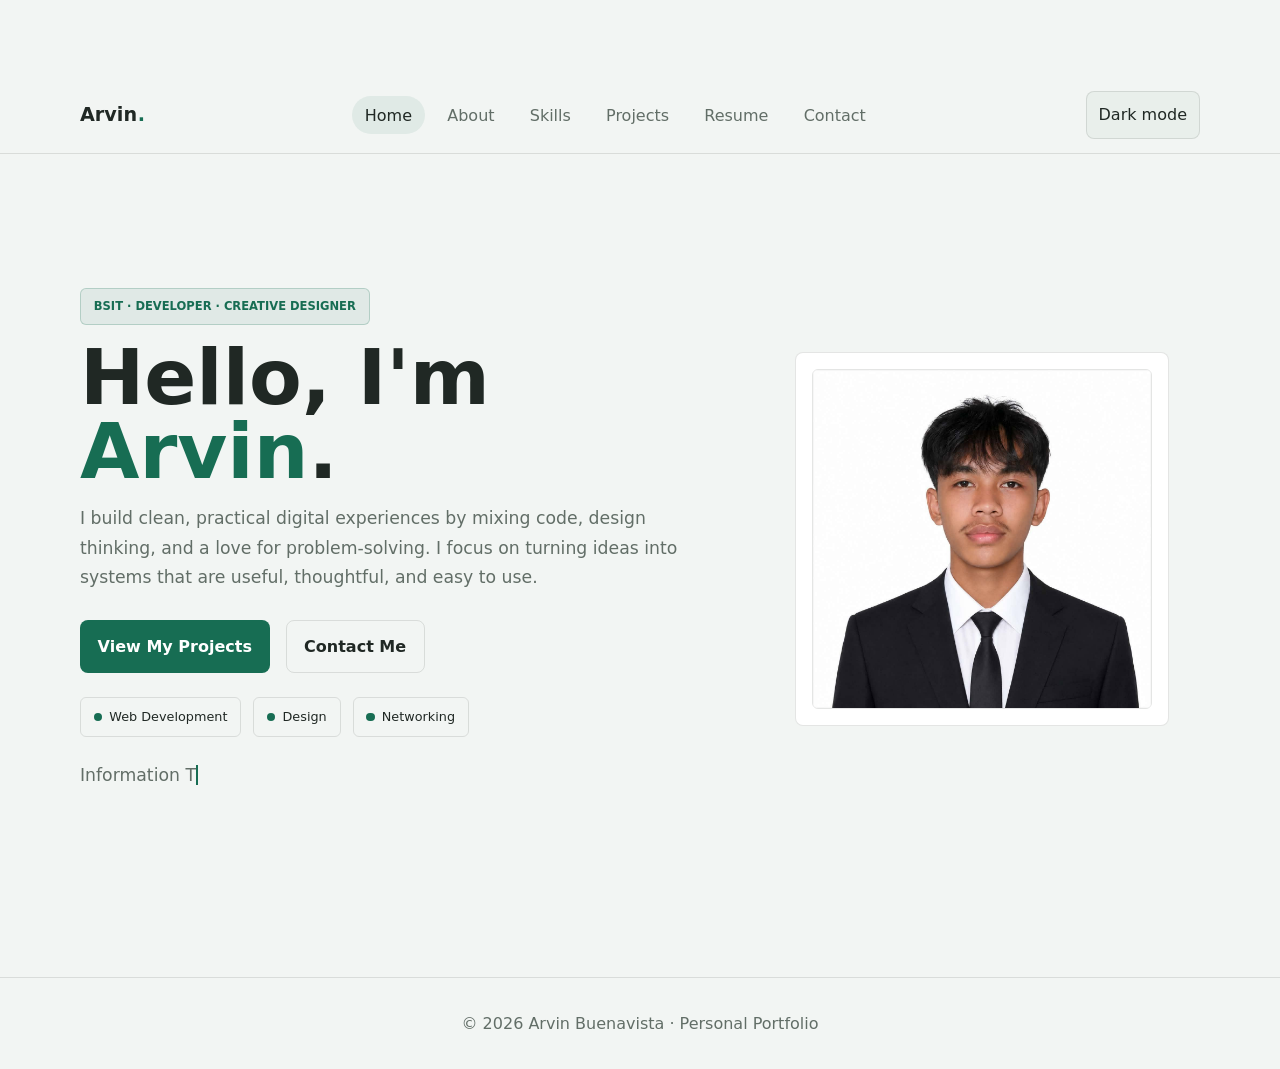
<file: index.html>
<!doctype html>
<html lang="en">
  <head>
    <meta charset="utf-8" />
    <meta name="viewport" content="width=device-width,initial-scale=1" />
    <meta name="description" content="Arvin Buenavista — BSIT student, developer, and creative designer." />
    <link rel="canonical" href="https://arvinbuenavista.thsite.top/index.html" />
    <meta property="og:type" content="website" />
    <meta property="og:title" content="Home · Arvin Buenavista" />
    <meta property="og:description" content="Arvin Buenavista — BSIT student, developer, and creative designer." />
    <meta property="og:url" content="https://arvinbuenavista.thsite.top/index.html" />
    <meta property="og:image" content="https://arvinbuenavista.thsite.top/assets/profile.jpg" />
    <link rel="icon" href="assets/favicon.svg" type="image/svg+xml" />
    <title>Home · Arvin Buenavista</title>

    <script>
      (() => {
        const savedTheme = localStorage.getItem("portfolio-theme");
        const prefersLight = window.matchMedia("(prefers-color-scheme: light)").matches;

        if (savedTheme === "light" || (!savedTheme && prefersLight)) {
          document.documentElement.classList.add("light");
        }
      })();
    </script>

    <link rel="stylesheet" href="assets/style.css" />
  </head>

  <body>
    <header class="site-header">
      <div class="container nav">
        <a class="logo" href="index.html">Arvin<span>.</span></a>

        <button class="menu-btn" aria-label="Open menu" aria-expanded="false" aria-controls="site-navigation">☰</button>

        <nav id="site-navigation">
          <ul class="nav-links">
            <li><a href="index.html">Home</a></li>
            <li><a href="about.html">About</a></li>
            <li><a href="skills.html">Skills</a></li>
            <li><a href="projects.php">Projects</a></li>
            <li><a href="resume.html">Resume</a></li>
            <li><a href="contact.html">Contact</a></li>
          </ul>
        </nav>

        <button class="theme-btn desktop-theme" aria-label="Toggle theme">
          ☾
        </button>
      </div>
    </header>

    <main class="panel hero-panel">
      <div class="container hero">
        <section class="hero-copy reveal">
          <div class="eyebrow">BSIT · Developer · Creative Designer</div>

          <h1>Hello, I'm <span>Arvin</span>.</h1>

          <p>
            I build clean, practical digital experiences by mixing code,
            design thinking, and a love for problem-solving. I focus on turning
            ideas into systems that are useful, thoughtful, and easy to use.
          </p>

          <div class="actions">
            <a class="btn btn-primary" href="projects.php">View My Projects</a>
            <a class="btn" href="contact.html">Contact Me</a>
          </div>

          <div class="hero-meta">
            <span class="meta-pill">Web Development</span>
            <span class="meta-pill">Design</span>
            <span class="meta-pill">Networking</span>
          </div>

          <p style="margin-top: 1.5rem">
            <span
              id="typing"
              class="typing"
              data-text="Information Technology Student"
            ></span>
          </p>
        </section>

        <div class="profile-wrap">
          <div class="profile-card reveal">
            <img src="assets/profile.jpg" alt="Profile illustration" />
          </div>
        </div>
      </div>
    </main>

    <footer class="footer">
      <div class="container">
        © 2026 Arvin Buenavista · Personal Portfolio
      </div>
    </footer>

    <button id="topBtn" class="top-btn" aria-label="Scroll to top">↑</button>

    <script src="assets/script.js"></script>
  </body>
</html>
</file>
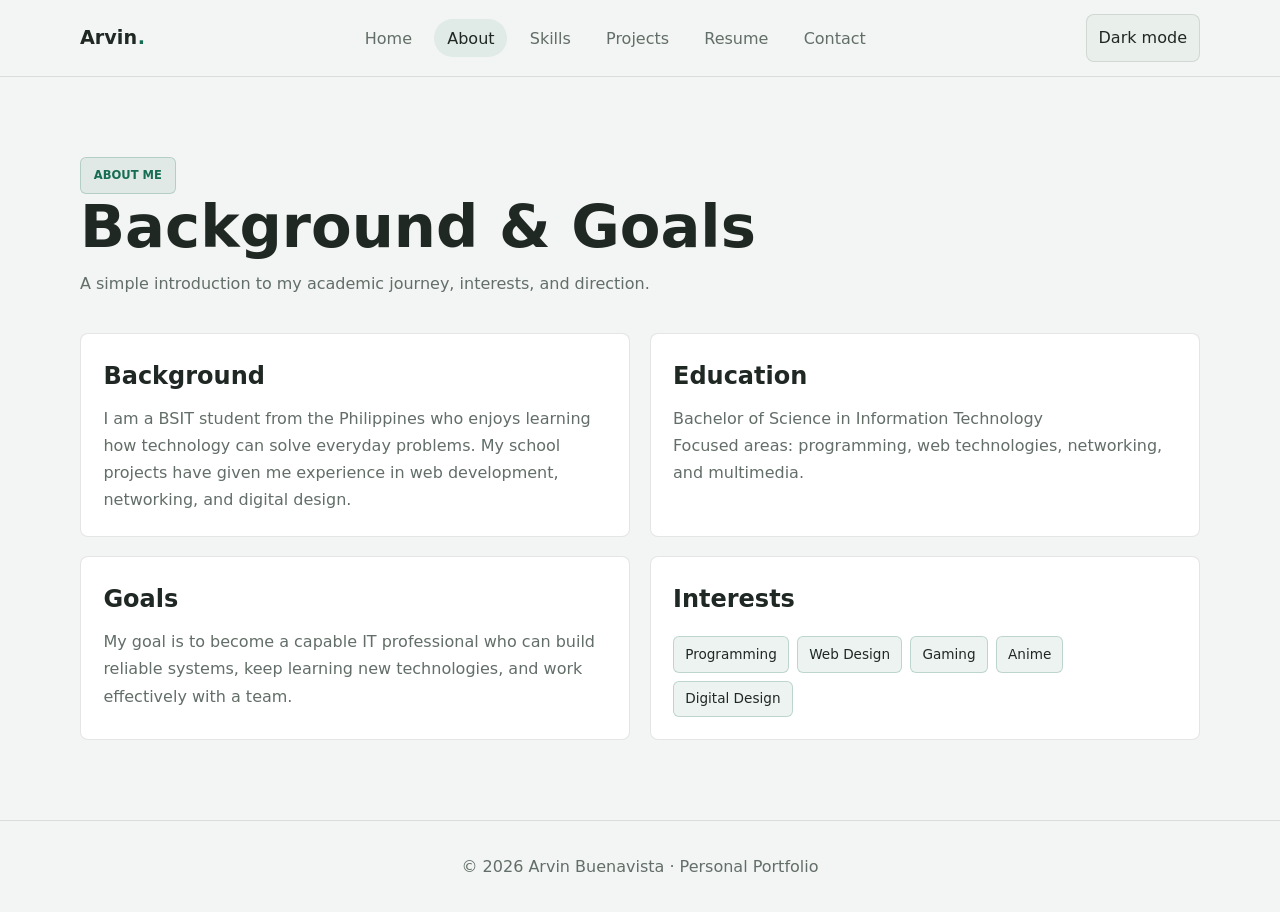
<file: about.html>
<!doctype html>
<html lang="en">
  <head>
    <meta charset="utf-8" />
    <meta name="viewport" content="width=device-width,initial-scale=1" />
    <meta name="description" content="Learn about Arvin Buenavista's background, education, interests, and goals." />
    <link rel="canonical" href="https://arvinbuenavista.thsite.top/about.html" />
    <meta property="og:type" content="website" />
    <meta property="og:title" content="About · Arvin Buenavista" />
    <meta property="og:description" content="Learn about Arvin Buenavista's background, education, interests, and goals." />
    <meta property="og:url" content="https://arvinbuenavista.thsite.top/about.html" />
    <meta property="og:image" content="https://arvinbuenavista.thsite.top/assets/profile.jpg" />
    <link rel="icon" href="assets/favicon.svg" type="image/svg+xml" />
    <title>About · Arvin Buenavista</title>
    <script>
      (() => {
        const savedTheme = localStorage.getItem("portfolio-theme");
        const prefersLight = window.matchMedia("(prefers-color-scheme: light)").matches;
        if (savedTheme === "light" || (!savedTheme && prefersLight)) {
          document.documentElement.classList.add("light");
        }
      })();
    </script>
    <link rel="stylesheet" href="assets/style.css" />
  </head>
  <body>
    <header class="site-header">
      <div class="container nav">
        <a class="logo" href="index.html">Arvin<span>.</span></a
        ><button class="menu-btn" aria-label="Open menu" aria-expanded="false" aria-controls="site-navigation">☰</button>
        <nav id="site-navigation">
          <ul class="nav-links">
            <li><a href="index.html">Home</a></li>
            <li><a href="about.html">About</a></li>
            <li><a href="skills.html">Skills</a></li>
            <li><a href="projects.php">Projects</a></li>
            <li><a href="resume.html">Resume</a></li>
            <li><a href="contact.html">Contact</a></li>
          </ul>
        </nav>
        <button class="theme-btn desktop-theme" aria-label="Toggle theme">
          ☾
        </button>
      </div>
    </header>
    <main class="container page">
      <header class="page-head reveal">
        <div class="eyebrow">About Me</div>
        <h1>Background & Goals</h1>
        <p>
          A simple introduction to my academic journey, interests, and
          direction.
        </p>
      </header>
      <div class="grid two">
        <article class="card reveal">
          <h2>Background</h2>
          <p class="muted">
            I am a BSIT student from the Philippines who enjoys learning how
            technology can solve everyday problems. My school projects have
            given me experience in web development,
            networking, and digital design.
          </p>
        </article>
        <article class="card reveal">
          <h2>Education</h2>
          <p class="muted">Bachelor of Science in Information Technology</p>
          <p class="muted">
            Focused areas: programming, web technologies,
            networking, and multimedia.
          </p>
        </article>
        <article class="card reveal">
          <h2>Goals</h2>
          <p class="muted">
            My goal is to become a capable IT professional who can build
            reliable systems, keep learning new technologies, and work
            effectively with a team.
          </p>
        </article>
        <article class="card reveal">
          <h2>Interests</h2>
          <div class="tags">
            <span class="tag">Programming</span
            ><span class="tag">Web Design</span
            ><span class="tag">Gaming</span><span class="tag">Anime</span
            ><span class="tag">Digital Design</span>
          </div>
        </article>
      </div>
    </main>
    <footer class="footer">
      <div class="container">© 2026 Arvin Buenavista · Personal Portfolio</div>
    </footer>
    <button id="topBtn" class="top-btn" aria-label="Scroll to top">↑</button>
    <script src="assets/script.js"></script>
  </body>
</html>
</file>
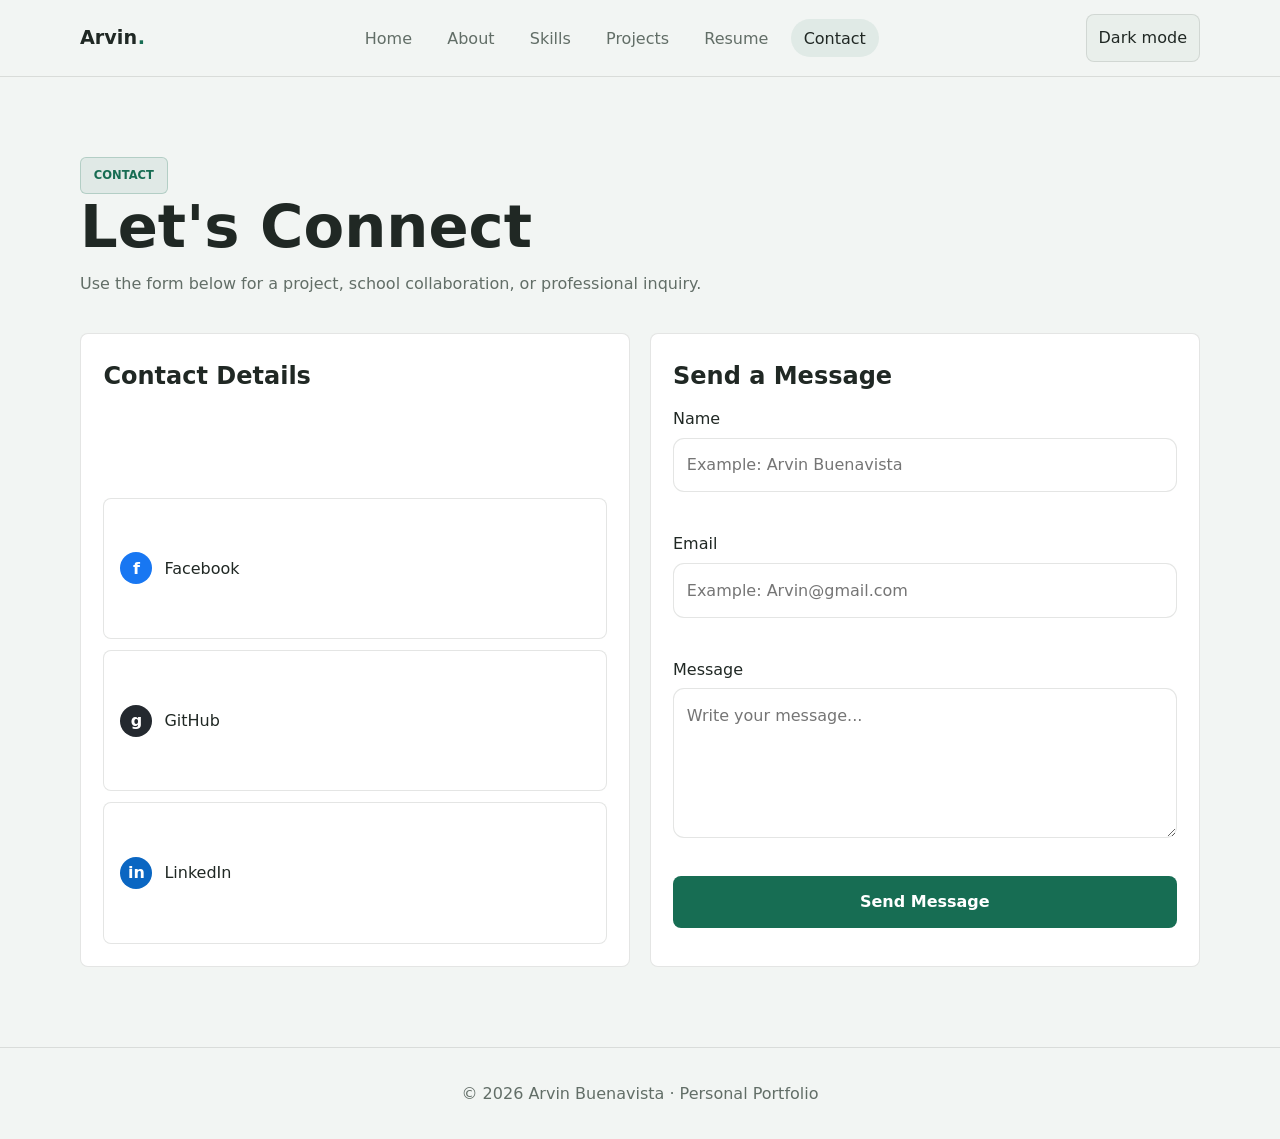
<file: contact.html>
<!doctype html>
<html lang="en">
  <head>
    <meta charset="utf-8" />
    <meta name="viewport" content="width=device-width,initial-scale=1" />
    <meta name="description" content="Contact Arvin Buenavista for projects, school collaboration, or professional inquiries." />
    <link rel="canonical" href="https://arvinbuenavista.thsite.top/contact.html" />
    <meta property="og:type" content="website" />
    <meta property="og:title" content="Contact · Arvin Buenavista" />
    <meta property="og:description" content="Contact Arvin Buenavista for projects, school collaboration, or professional inquiries." />
    <meta property="og:url" content="https://arvinbuenavista.thsite.top/contact.html" />
    <meta property="og:image" content="https://arvinbuenavista.thsite.top/assets/profile.jpg" />
    <link rel="icon" href="assets/favicon.svg" type="image/svg+xml" />
    <title>Contact · Arvin Buenavista</title>

    <script>
      (() => {
        const savedTheme = localStorage.getItem("portfolio-theme");
        const prefersLight = window.matchMedia("(prefers-color-scheme: light)").matches;

        if (savedTheme === "light" || (!savedTheme && prefersLight)) {
          document.documentElement.classList.add("light");
        }
      })();
    </script>

    <link rel="stylesheet" href="assets/style.css" />
  </head>

  <body>
    <header class="site-header">
      <div class="container nav">
        <a class="logo" href="index.html">Arvin<span>.</span></a>

        <button class="menu-btn" aria-label="Open menu" aria-expanded="false" aria-controls="site-navigation">☰</button>

        <nav id="site-navigation">
          <ul class="nav-links">
            <li><a href="index.html">Home</a></li>
            <li><a href="about.html">About</a></li>
            <li><a href="skills.html">Skills</a></li>
            <li><a href="projects.php">Projects</a></li>
            <li><a href="resume.html">Resume</a></li>
            <li><a href="contact.html">Contact</a></li>
          </ul>
        </nav>

        <button class="theme-btn desktop-theme" aria-label="Switch to light mode">
          Light mode
        </button>
      </div>
    </header>

    <main class="container page">
      <header class="page-head">
        <div class="eyebrow">Contact</div>
        <h1>Let's Connect</h1>
        <p>
          Use the form below for a project, school collaboration, or
          professional inquiry.
        </p>
      </header>

      <div class="grid two">
        <section class="card contact-links">
          <h2>Contact Details</h2>

          <a
            class="contact-link"
            href="https://www.facebook.com/vbinten.g/"
            target="_blank"
            rel="noopener"
          >
            <span class="social-badge facebook" aria-hidden="true">f</span>
            Facebook
          </a>

          <a
            class="contact-link"
            href="https://github.com/buenavistaarvin27-ux/Arvin.git"
            target="_blank"
            rel="noopener"
          >
            <span class="social-badge github" aria-hidden="true">g</span>
            GitHub
          </a>

          <a
            class="contact-link"
            href="https://www.linkedin.com/in/arvin-buenavista-8b483a2ab/"
            target="_blank"
            rel="noopener"
          >
            <span class="social-badge linkedin" aria-hidden="true">in</span>
            LinkedIn
          </a>
        </section>

        <section class="card">
          <h2>Send a Message</h2>

          <form
            id="contactForm"
            action="contact-submit.php"
            method="POST"
            novalidate
            autocomplete="on"
          >
            <div class="honeypot" aria-hidden="true">
              <label for="website">Leave this field blank</label>
              <input id="website" name="website" type="text" tabindex="-1" autocomplete="off" />
            </div>
            <div class="field">
              <label for="name">Name</label>
              <input
                id="name"
                name="name"
                type="text"
                placeholder="Example: Arvin Buenavista"
                autocomplete="name"
                minlength="2"
                maxlength="150"
                required
                aria-describedby="nameError"
              />
              <div id="nameError" class="error"></div>
            </div>

            <div class="field">
              <label for="email">Email</label>
              <input
                id="email"
                name="email"
                type="email"
                placeholder="Example: Arvin@gmail.com"
                autocomplete="email"
                maxlength="150"
                required
                aria-describedby="emailError"
              />
              <div id="emailError" class="error"></div>
            </div>

            <div class="field">
              <label for="message">Message</label>
              <textarea
                id="message"
                name="message"
                placeholder="Write your message..."
                minlength="10"
                maxlength="10000"
                required
                aria-describedby="messageError"
              ></textarea>
              <div id="messageError" class="error"></div>
            </div>

            <button class="btn btn-primary" type="submit">
              Send Message
            </button>

            <div
              id="formStatus"
              class="success"
              aria-live="polite"
            ></div>
          </form>
        </section>
      </div>
    </main>

    <footer class="footer">
      <div class="container">
        © 2026 Arvin Buenavista · Personal Portfolio
      </div>
    </footer>

    <button id="topBtn" class="top-btn" aria-label="Scroll to top">
      ↑
    </button>

    <script src="assets/script.js"></script>
  </body>
</html>
</file>
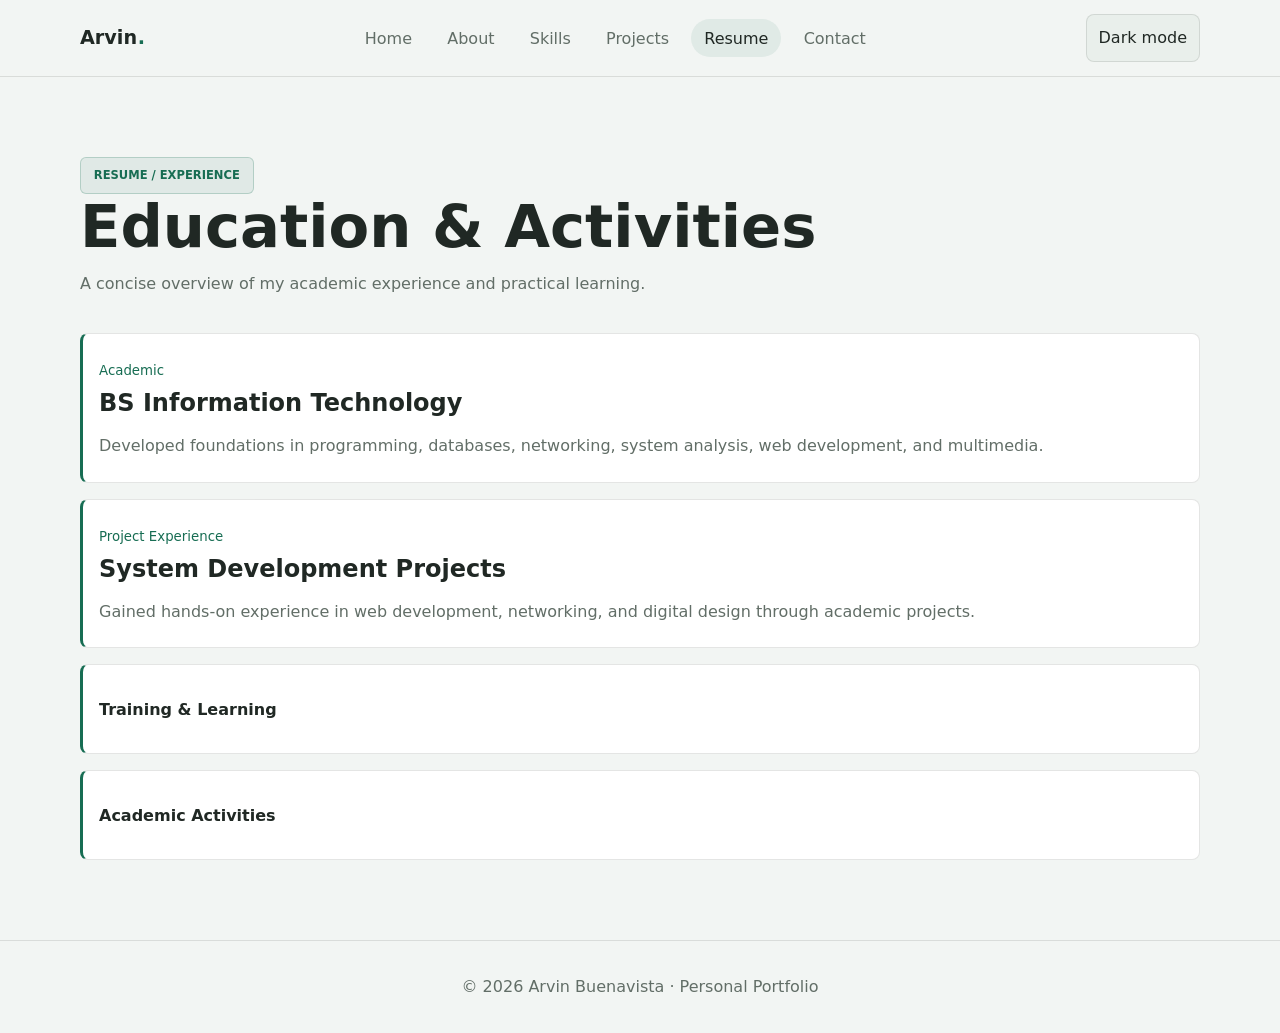
<file: resume.html>
<!doctype html>
<html lang="en">
  <head>
    <meta charset="utf-8" />
    <meta name="viewport" content="width=device-width,initial-scale=1" />
    <meta name="description" content="Arvin Buenavista's education, activities, and practical learning experience." />
    <link rel="canonical" href="https://arvinbuenavista.thsite.top/resume.html" />
    <meta property="og:type" content="website" />
    <meta property="og:title" content="Resume · Arvin Buenavista" />
    <meta property="og:description" content="Arvin Buenavista's education, activities, and practical learning experience." />
    <meta property="og:url" content="https://arvinbuenavista.thsite.top/resume.html" />
    <meta property="og:image" content="https://arvinbuenavista.thsite.top/assets/profile.jpg" />
    <link rel="icon" href="assets/favicon.svg" type="image/svg+xml" />
    <title>Resume · Arvin Buenavista</title>
    <script>
      (() => {
        const savedTheme = localStorage.getItem("portfolio-theme");
        const prefersLight = window.matchMedia("(prefers-color-scheme: light)").matches;
        if (savedTheme === "light" || (!savedTheme && prefersLight)) {
          document.documentElement.classList.add("light");
        }
      })();
    </script>
    <link rel="stylesheet" href="assets/style.css" />
  </head>
  <body>
    <header class="site-header">
      <div class="container nav">
        <a class="logo" href="index.html">Arvin<span>.</span></a
        ><button class="menu-btn" aria-label="Open menu" aria-expanded="false" aria-controls="site-navigation">☰</button>
        <nav id="site-navigation">
          <ul class="nav-links">
            <li><a href="index.html">Home</a></li>
            <li><a href="about.html">About</a></li>
            <li><a href="skills.html">Skills</a></li>
            <li><a href="projects.php">Projects</a></li>
            <li><a href="resume.html">Resume</a></li>
            <li><a href="contact.html">Contact</a></li>
          </ul>
        </nav>
        <button class="theme-btn desktop-theme" aria-label="Switch to light mode">
          Light mode
        </button>
      </div>
    </header>
    <main class="container page">
      <header class="page-head">
        <div class="eyebrow">Resume / Experience</div>
        <h1>Education & Activities</h1>
        <p>
          A concise overview of my academic experience and practical learning.
        </p>
      </header>
      <section class="timeline">
        <article class="card timeline-item">
          <small>Academic</small>
          <h2>BS Information Technology</h2>
          <p class="muted">
            Developed foundations in programming, databases, networking, system
            analysis, web development, and multimedia.
          </p>
        </article>
        <article class="card timeline-item">
          <small>Project Experience</small>
          <h2>System Development Projects</h2>
          <p class="muted">
            Gained hands-on experience in web development, networking, and
            digital design through academic projects.
          </p>
        </article>
        <article class="card timeline-item accordion">
          <button class="accordion-btn">Training & Learning</button>
          <div class="accordion-content">
            <p>
              Hands-on practice with HTML, CSS, JavaScript, PHP, MySQL, Java,
              Cisco Packet Tracer, and Adobe Illustrator
            </p>
          </div>
        </article>
        <article class="card timeline-item accordion">
          <button class="accordion-btn">Academic Activities</button>
          <div class="accordion-content">
            <p>
              Participated in presentations, network-topology activities,
              multimedia projects, and collaborative
              software development tasks.
            </p>
          </div>
        </article>
      </section>
    </main>
    <footer class="footer">
      <div class="container">© 2026 Arvin Buenavista · Personal Portfolio</div>
    </footer>
    <button id="topBtn" class="top-btn" aria-label="Scroll to top">↑</button>
    <script src="assets/script.js"></script>
  </body>
</html>
</file>
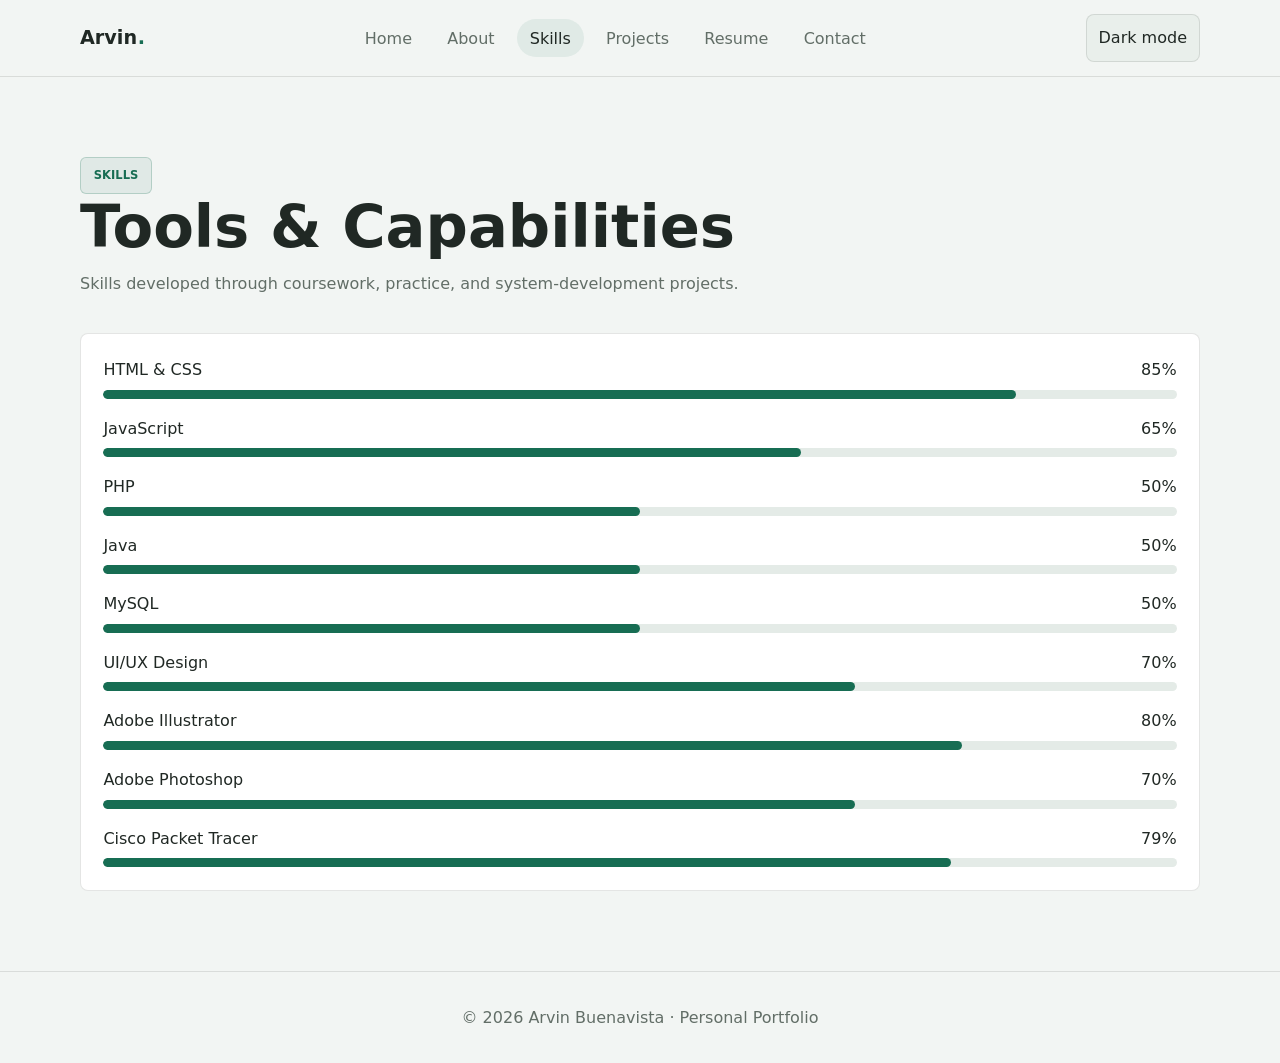
<file: skills.html>
<!doctype html>
<html lang="en">
  <head>
    <meta charset="utf-8" />
    <meta name="viewport" content="width=device-width,initial-scale=1" />
    <meta name="description" content="Arvin Buenavista's web development, design, networking, and technology skills." />
    <link rel="canonical" href="https://arvinbuenavista.thsite.top/skills.html" />
    <meta property="og:type" content="website" />
    <meta property="og:title" content="Skills · Arvin Buenavista" />
    <meta property="og:description" content="Arvin Buenavista's web development, design, networking, and technology skills." />
    <meta property="og:url" content="https://arvinbuenavista.thsite.top/skills.html" />
    <meta property="og:image" content="https://arvinbuenavista.thsite.top/assets/profile.jpg" />
    <link rel="icon" href="assets/favicon.svg" type="image/svg+xml" />
    <title>Skills · Arvin Buenavista</title>
    <script>
      (() => {
        const savedTheme = localStorage.getItem("portfolio-theme");
        const prefersLight = window.matchMedia("(prefers-color-scheme: light)").matches;
        if (savedTheme === "light" || (!savedTheme && prefersLight)) {
          document.documentElement.classList.add("light");
        }
      })();
    </script>
    <link rel="stylesheet" href="assets/style.css" />
  </head>
  <body>
    <header class="site-header">
      <div class="container nav">
        <a class="logo" href="index.html">Arvin<span>.</span></a
        ><button class="menu-btn" aria-label="Open menu" aria-expanded="false" aria-controls="site-navigation">☰</button>
        <nav id="site-navigation">
          <ul class="nav-links">
            <li><a href="index.html">Home</a></li>
            <li><a href="about.html">About</a></li>
            <li><a href="skills.html">Skills</a></li>
            <li><a href="projects.php">Projects</a></li>
            <li><a href="resume.html">Resume</a></li>
            <li><a href="contact.html">Contact</a></li>
          </ul>
        </nav>
        <button class="theme-btn desktop-theme" aria-label="Switch to light mode">
          Light mode
        </button>
      </div>
    </header>
    <main class="container page">
      <header class="page-head">
        <div class="eyebrow">Skills</div>
        <h1>Tools & Capabilities</h1>
        <p>
          Skills developed through coursework, practice, and system-development
          projects.
        </p>
      </header>
      <section class="card skills">
        <div class="skill-row">
          <div class="skill-top"><span>HTML & CSS</span><span>85%</span></div>
          <div class="bar" style="--w: 85%"><i></i></div>
        </div>
        <div class="skill-row">
          <div class="skill-top"><span>JavaScript</span><span>65%</span></div>
          <div class="bar" style="--w: 65%"><i></i></div>
        </div>
        <div class="skill-row">
          <div class="skill-top"><span>PHP</span><span>50%</span></div>
          <div class="bar" style="--w: 50%"><i></i></div>
        </div>
        <div class="skill-row">
          <div class="skill-top"><span>Java</span><span>50%</span></div>
          <div class="bar" style="--w: 50%"><i></i></div>
        </div>
        <div class="skill-row">
          <div class="skill-top"><span>MySQL</span><span>50%</span></div>
          <div class="bar" style="--w: 50%"><i></i></div>
        </div>
        <div class="skill-row">
          <div class="skill-top"><span>UI/UX Design</span><span>70%</span></div>
          <div class="bar" style="--w: 70%"><i></i></div>
        </div>
        <div class="skill-row">
          <div class="skill-top">
            <span>Adobe Illustrator</span><span>80%</span>
          </div>
          <div class="bar" style="--w: 80%"><i></i></div>
        </div>
        <div class="skill-row">
          <div class="skill-top">
            <span>Adobe Photoshop</span><span>70%</span>
          </div>
          <div class="bar" style="--w: 70%"><i></i></div>
        </div>
        <div class="skill-row">
          <div class="skill-top">
            <span>Cisco Packet Tracer</span><span>79%</span>
          </div>
          <div class="bar" style="--w: 79%"><i></i></div>
        </div>
      </section>
    </main>
    <footer class="footer">
      <div class="container">© 2026 Arvin Buenavista · Personal Portfolio</div>
    </footer>
    <button id="topBtn" class="top-btn" aria-label="Scroll to top">↑</button>
    <script src="assets/script.js"></script>
  </body>
</html>
</file>
<file: assets/style.css>
:root {
  --bg: #191d1b;
  --bg-soft: #222825;
  --card: #222825;
  --card2: #2b332f;
  --text: #f1f4f2;
  --muted: #b1bbb6;
  --primary: #247b60;
  --accent: #83c9aa;
  --accent-soft: rgba(131, 201, 170, 0.12);
  --accent-border: rgba(131, 201, 170, 0.28);
  --border: rgba(241, 244, 242, 0.12);
}
* {
  box-sizing: border-box;
  margin: 0;
  padding: 0;
}
html {
  scroll-behavior: smooth;
  scroll-snap-type: y proximity;
}
.panel {
  min-height: 100vh;
  scroll-snap-align: start;
  display: flex;
  align-items: center;
}
.section {
  min-height: 100vh;
  scroll-snap-align: start;
}
body {
  position: relative;
  font-family:
    Inter,
    system-ui,
    -apple-system,
    Segoe UI,
    sans-serif;
  background: var(--bg);
  color: var(--text);
  line-height: 1.7;
  transition: background 0.25s ease, color 0.25s ease;
}
a {
  color: inherit;
  text-decoration: none;
}
button,
input,
textarea,
select,
a {
  font: inherit;
}
:focus-visible {
  outline: 3px solid var(--accent);
  outline-offset: 3px;
}
img {
  max-width: 100%;
  display: block;
}
.container {
  width: min(1120px, 92%);
  margin: auto;
}
body::after {
  content: "";
  position: fixed;
  inset: 0;
  z-index: 40;
  background: inherit;
  opacity: 0;
  pointer-events: none;
  transition: opacity 0.25s ease;
}
.honeypot {
  position: absolute;
  width: 1px;
  height: 1px;
  padding: 0;
  margin: -1px;
  overflow: hidden;
  clip: rect(0, 0, 0, 0);
  white-space: nowrap;
  border: 0;
}
body.page-exit::after {
  opacity: 1;
}
body.light.page-exit::after {
  display: none;
}
.site-header {
  position: sticky;
  top: 0;
  z-index: 50;
  background: rgba(25, 29, 27, 0.94);
  backdrop-filter: blur(10px);
  border-bottom: 1px solid var(--border);
}
.nav {
  min-height: 76px;
  display: flex;
  align-items: center;
  justify-content: space-between;
  gap: 1rem;
}
.logo {
  display: inline-flex;
  align-items: center;
  font-weight: 800;
  font-size: 1.2rem;
  letter-spacing: 0;
}
.logo span {
  color: var(--accent);
  margin-left: 0.04em;
}
.nav-links {
  display: flex;
  align-items: center;
  gap: 0.6rem;
  list-style: none;
}
.nav-links a {
  color: var(--muted);
  padding: 0.6rem 0.8rem;
  border-radius: 999px;
  transition: all 0.2s ease;
}
.nav-links a:hover,
.nav-links a.active {
  color: var(--text);
  background: var(--accent-soft);
}
.menu-btn {
  display: none;
  background: none;
  border: 0;
  color: var(--text);
  font-size: 1.7rem;
}
.theme-btn {
  border: 1px solid var(--border);
  background: var(--bg-soft);
  color: var(--text);
  border-radius: 8px;
  min-width: 3rem;
  min-height: 3rem;
  padding: 0.5rem 0.75rem;
  cursor: pointer;
}
.hero {
  min-height: calc(100vh - 76px);
  display: grid;
  grid-template-columns: 1.18fr 0.82fr;
  align-items: center;
  gap: 3.5rem;
  padding: 4.5rem 0 3rem;
}
.showcase-panel,
.story-panel {
  padding: 4rem 0;
}
.two-up-grid {
  display: grid;
  grid-template-columns: repeat(2, minmax(0, 1fr));
  gap: 1.25rem;
  margin-top: 1.5rem;
}
.story-card {
  background: var(--card);
  border: 1px solid var(--border);
  border-radius: 8px;
  padding: 1.4rem;
}
.hero-copy {
  position: relative;
}
.eyebrow {
  display: inline-block;
  background: var(--accent-soft);
  border: 1px solid var(--accent-border);
  color: var(--accent);
  font-weight: 700;
  letter-spacing: 0;
  text-transform: uppercase;
  padding: 0.48rem 0.8rem;
  border-radius: 6px;
  font-size: 0.72rem;
}
.hero h1 {
  font-size: clamp(2.7rem, 6vw, 5.2rem);
  line-height: 0.96;
  margin: 1rem 0 1rem;
  letter-spacing: 0;
}
.hero h1 span {
  color: var(--primary);
}
.hero p {
  font-size: 1.08rem;
  color: var(--muted);
  max-width: 640px;
}
.hero-meta {
  display: flex;
  flex-wrap: wrap;
  gap: 0.75rem;
  margin-top: 1.5rem;
}
.meta-pill {
  display: inline-flex;
  align-items: center;
  gap: 0.45rem;
  background: transparent;
  border: 1px solid var(--border);
  color: var(--text);
  border-radius: 6px;
  padding: 0.5rem 0.8rem;
  font-size: 0.8rem;
}
.meta-pill::before {
  content: "";
  width: 0.52rem;
  height: 0.52rem;
  border-radius: 50%;
  background: var(--accent);
}
.actions {
  display: flex;
  gap: 1rem;
  margin-top: 1.7rem;
  flex-wrap: wrap;
}
.btn {
  display: inline-flex;
  align-items: center;
  justify-content: center;
  padding: 0.75rem 1.1rem;
  border-radius: 8px;
  font-weight: 700;
  border: 1px solid var(--border);
  transition: 0.2s;
}
.btn-primary {
  background: var(--primary);
  color: #fff;
  border: 0;
}
.btn:hover {
  transform: translateY(-2px);
}
.profile-wrap {
  display: grid;
  place-items: center;
}
.profile-card {
  position: relative;
  padding: 1rem;
  border: 1px solid var(--border);
  border-radius: 8px;
  background: var(--card);
  overflow: hidden;
}
.profile-card img {
  position: relative;
  width: min(340px, 76vw);
  border-radius: 6px;
  border: 1px solid var(--border);
}
.page {
  padding: 5rem 0;
}
.showcase {
  padding: 2rem 0 5rem;
}
.section-heading {
  margin-bottom: 1.5rem;
}
.section-heading h2 {
  font-size: clamp(2rem, 3vw, 2.8rem);
  line-height: 1.1;
  margin-top: 1rem;
}
.feature-grid {
  display: grid;
  grid-template-columns: repeat(3, minmax(0, 1fr));
  gap: 1.2rem;
}
.feature-card {
  background: var(--card);
  border: 1px solid var(--border);
  border-radius: 8px;
  padding: 1.5rem;
}
.feature-card,
.story-card {
  transition: border-color 0.2s ease;
}
.feature-card:hover,
.story-card:hover {
  border-color: var(--accent-border);
}
.feature-index {
  display: inline-block;
  color: var(--accent);
  font-weight: 700;
  margin-bottom: 0.75rem;
  letter-spacing: 0;
}
.feature-card h3 {
  margin-bottom: 0.5rem;
}
.reveal,
.page-head,
.card,
.project-card,
.timeline-item,
.contact-link,
.profile-card,
.hero-copy,
.feature-card {
  opacity: 0;
  transform: translateY(28px);
  transition:
    opacity 0.7s ease,
    transform 0.7s ease;
}
.reveal.visible,
.page-head.visible,
.card.visible,
.project-card.visible,
.timeline-item.visible,
.contact-link.visible,
.profile-card.visible,
.hero-copy.visible,
.feature-card.visible {
  opacity: 1;
  transform: translateY(0);
}
.page-head {
  margin-bottom: 2.2rem;
}
.page-head h1 {
  font-size: clamp(2.2rem, 5vw, 3.7rem);
  line-height: 1.1;
}
.page-head p {
  color: var(--muted);
  max-width: 700px;
  margin-top: 0.7rem;
}
.grid {
  display: grid;
  gap: 1.2rem;
}
.two {
  grid-template-columns: repeat(2, 1fr);
}
.three {
  grid-template-columns: repeat(3, 1fr);
}
.card {
  background: var(--card);
  border: 1px solid var(--border);
  border-radius: 8px;
  padding: 1.4rem;
}
.card h2,
.card h3 {
  margin-bottom: 0.5rem;
}
.muted {
  color: var(--muted);
}
.tags {
  display: flex;
  flex-wrap: wrap;
  gap: 0.5rem;
  margin-top: 1rem;
}
.tag {
  padding: 0.35rem 0.7rem;
  border-radius: 6px;
  background: var(--accent-soft);
  border: 1px solid var(--accent-border);
  color: var(--text);
  font-size: 0.85rem;
}
.skills {
  display: grid;
  gap: 1rem;
}
.skill-row {
  display: grid;
  gap: 0.4rem;
}
.skill-top {
  display: flex;
  justify-content: space-between;
}
.bar {
  height: 9px;
  background: var(--card2);
  border-radius: 99px;
  overflow: hidden;
}
.bar i {
  display: block;
  height: 100%;
  width: var(--w);
  background: var(--accent);
  border-radius: 99px;
  transform: scaleX(0);
  transform-origin: left;
  transition: 1s;
}
.bar.visible i {
  transform: scaleX(1);
}
.project-img {
  aspect-ratio: 16/9;
  object-fit: cover;
  border-radius: 12px;
  margin-bottom: 1rem;
  border: 1px solid var(--border);
}
.filters {
  display: flex;
  gap: 0.6rem;
  flex-wrap: wrap;
  margin-bottom: 1.4rem;
}
.filter {
  cursor: pointer;
  border: 1px solid var(--border);
  background: transparent;
  color: var(--muted);
  padding: 0.6rem 0.9rem;
  border-radius: 6px;
}
.filter.active,
.filter:hover {
  color: var(--text);
  background: var(--accent-soft);
  border-color: var(--accent-border);
}
.project-card.hidden {
  display: none;
}
.timeline {
  display: grid;
  gap: 1rem;
}
.timeline-item {
  border-left: 3px solid var(--primary);
  padding-left: 1rem;
}
.timeline-item small {
  color: var(--accent);
}
form {
  display: grid;
  gap: 1rem;
}
.field {
  display: grid;
  gap: 0.35rem;
}
input,
textarea {
  width: 100%;
  background: var(--bg-soft);
  border: 1px solid var(--border);
  border-radius: 11px;
  padding: 0.8rem;
  color: var(--text);
  font: inherit;
}
textarea {
  min-height: 150px;
  resize: vertical;
}
.error {
  color: #ef8585;
  font-size: 0.85rem;
  min-height: 1.2em;
}
.success {
  color: var(--accent);
}
.contact-links {
  display: grid;
  gap: 0.7rem;
}
.contact-link {
  display: flex;
  align-items: center;
  gap: 0.75rem;
  padding: 0.8rem 1rem;
  background: var(--card);
  border: 1px solid var(--border);
  border-radius: 8px;
}
.social-badge {
  display: inline-grid;
  place-items: center;
  width: 2rem;
  height: 2rem;
  border-radius: 50%;
  font-weight: 700;
  color: #fff;
  font-size: 1rem;
}
.social-badge.facebook {
  background: #1877f2;
}
.social-badge.github {
  background: #24292f;
}
.social-badge.github svg {
  width: 1.2rem;
  height: 1.2rem;
  fill: currentColor;
}
.social-badge.linkedin {
  background: #0a66c2;
}
.footer {
  border-top: 1px solid var(--border);
  padding: 2rem 0;
  color: var(--muted);
  text-align: center;
}
.top-btn {
  position: fixed;
  right: 1.2rem;
  bottom: 1.2rem;
  width: 44px;
  height: 44px;
  border: 0;
  border-radius: 50%;
  background: var(--primary);
  color: #fff;
  cursor: pointer;
  display: none;
}
.top-btn.show {
  display: block;
}
.modal {
  position: fixed;
  inset: 0;
  background: rgba(0, 0, 0, 0.78);
  display: none;
  place-items: center;
  padding: 1rem;
  z-index: 100;
}
.modal.open {
  display: grid;
}
.modal img {
  max-width: min(900px, 95vw);
  max-height: 85vh;
  border-radius: 15px;
}
.modal button {
  position: absolute;
  top: 20px;
  right: 25px;
  border: 0;
  background: none;
  color: #fff;
  font-size: 2rem;
  cursor: pointer;
}
.accordion-btn {
  width: 100%;
  text-align: left;
  background: none;
  color: var(--text);
  border: 0;
  font: inherit;
  font-weight: 700;
  padding: 0.5rem 0;
  cursor: pointer;
}
.accordion-content {
  display: none;
  color: var(--muted);
}
.accordion.open .accordion-content {
  display: block;
}
.typing {
  border-right: 2px solid var(--accent);
  white-space: nowrap;
  overflow: hidden;
}
.light {
  --bg: #f2f5f3;
  --bg-soft: #e9efeb;
  --card: #ffffff;
  --card2: #e4ebe7;
  --text: #202824;
  --muted: #626e67;
  --primary: #176d53;
  --accent: #176d53;
  --accent-soft: rgba(23, 109, 83, 0.08);
  --accent-border: rgba(23, 109, 83, 0.22);
  --border: rgba(32, 40, 36, 0.12);
  background: var(--bg);
  color: var(--text);
}
.light body {
  background: var(--bg);
  color: var(--text);
}
.light input,
.light textarea {
  background: #fff;
  color: var(--text);
}
.light .site-header {
  background: rgba(242, 245, 243, 0.94);
}
.light .nav-links a:hover,
.light .nav-links a.active {
  color: var(--text);
  background: var(--accent-soft);
}
.light .filter {
  background: transparent;
  color: var(--text);
}
.light .filter.active,
.light .filter:hover {
  color: var(--text);
  background: var(--accent-soft);
}
.light .bar {
  background: var(--card2);
}
@media (max-width: 820px) {
  .hero {
    grid-template-columns: 1fr;
    text-align: center;
    gap: 2rem;
  }
  .hero p {
    margin: auto;
  }
  .actions {
    justify-content: center;
  }
  .profile-wrap {
    order: -1;
  }
  .nav-links {
    position: absolute;
    left: 4%;
    right: 4%;
    top: 70px;
    background: var(--card);
    border: 1px solid var(--border);
    border-radius: 14px;
    padding: 0 1rem;
    display: flex;
    flex-direction: column;
    max-height: 0;
    overflow: hidden;
    opacity: 0;
    visibility: hidden;
    pointer-events: none;
    transform: translateY(-8px);
    transition:
      max-height 0.35s ease,
      opacity 0.25s ease,
      padding 0.35s ease,
      transform 0.35s ease,
      visibility 0s linear 0.35s;
  }
  .nav-links.open {
    max-height: 24rem;
    padding: 1rem;
    opacity: 1;
    visibility: visible;
    pointer-events: auto;
    transform: translateY(0);
    transition-delay: 0s;
  }
  .menu-btn {
    display: block;
  }
  .desktop-theme {
    display: inline-flex;
  }
  .two,
  .three {
    grid-template-columns: 1fr;
  }
  .page {
    padding: 3.5rem 0;
  }
}
</file>
